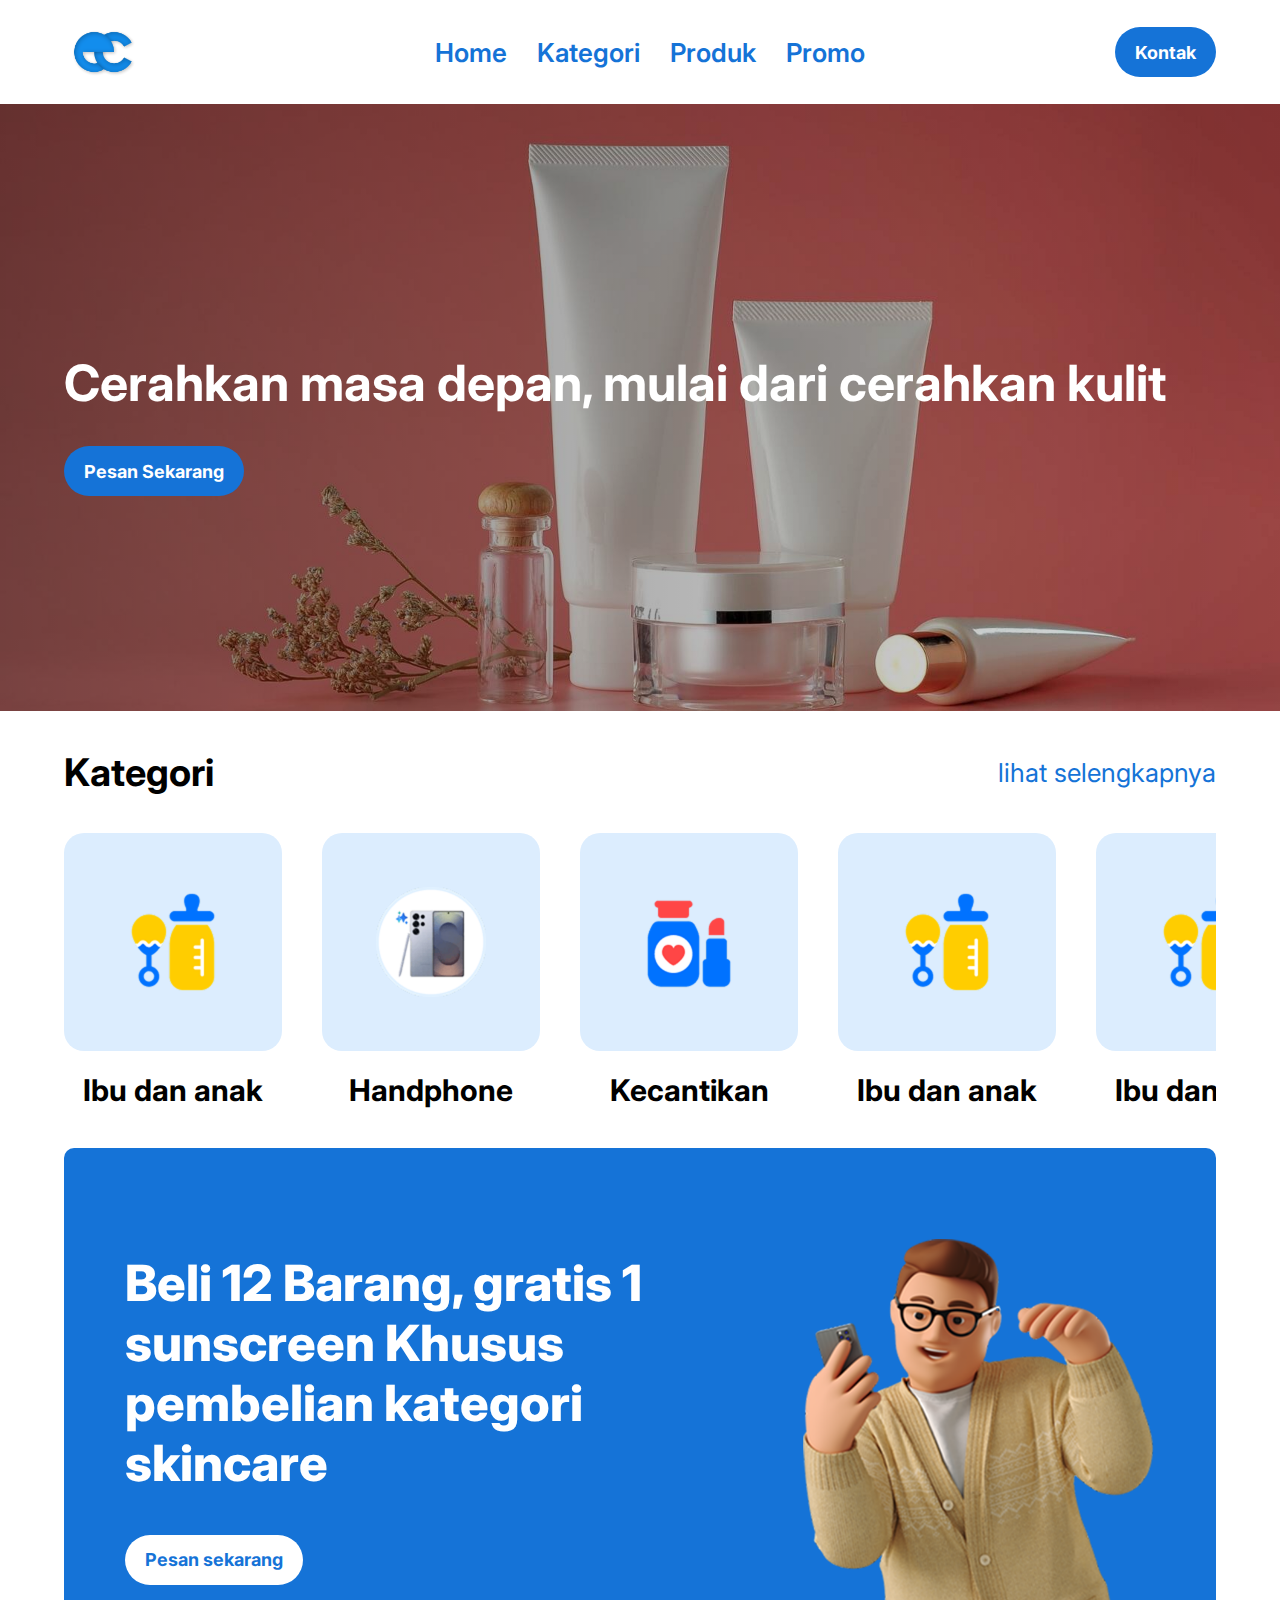
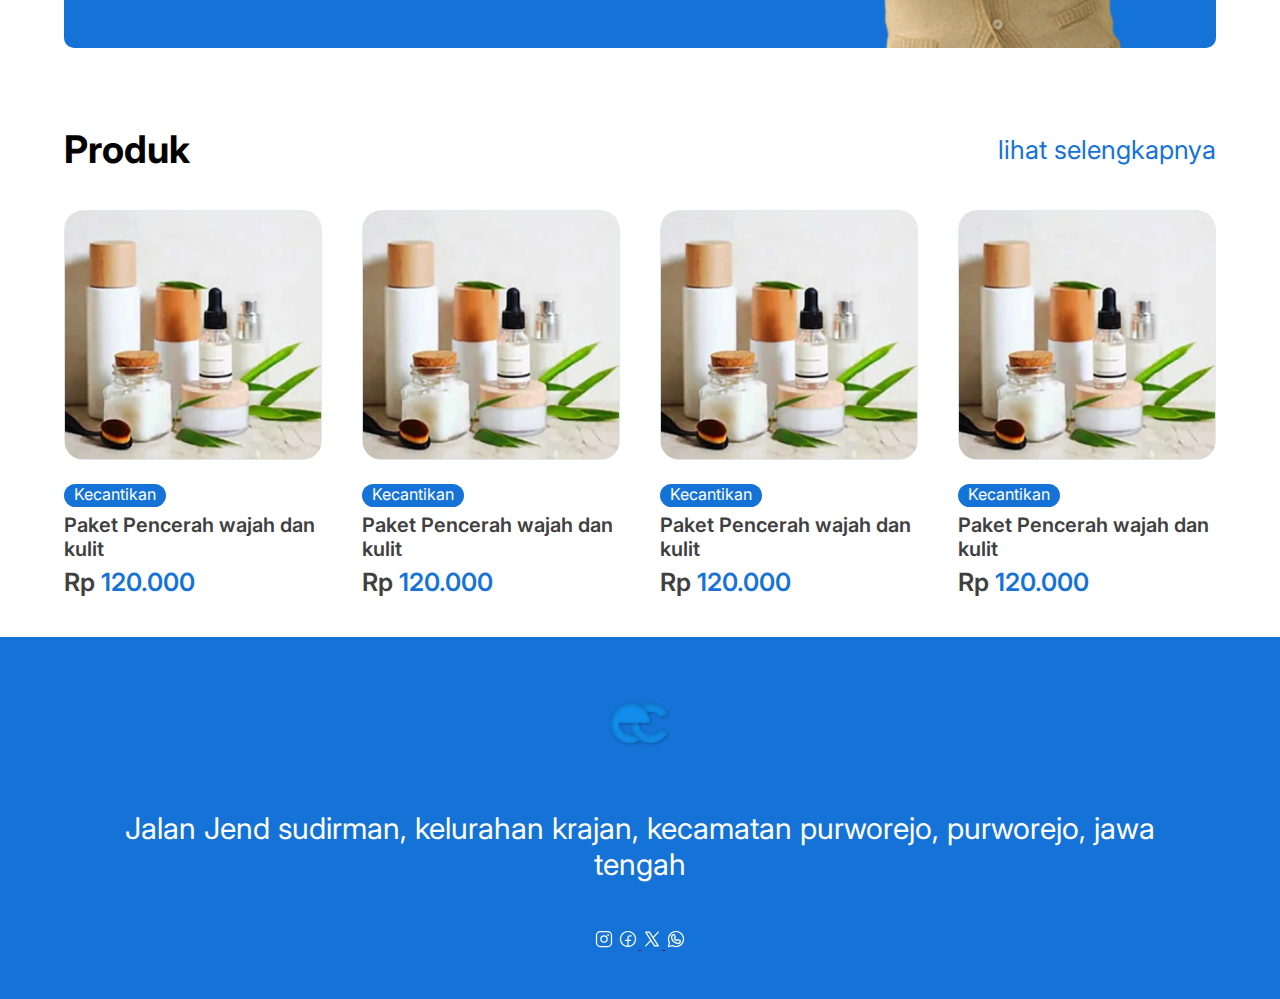
<file: index.html>
<!DOCTYPE html>
<html lang="en">

<head>
    <meta charset="UTF-8">
    <meta name="viewport" content="width=device-width, initial-scale=1.0">
    <link rel="preconnect" href="https://fonts.googleapis.com">
    <link rel="preconnect" href="https://fonts.gstatic.com" crossorigin>
    <link
        href="https://fonts.googleapis.com/css2?family=Dancing+Script:wght@400..700&family=Inter:ital,opsz,wght@0,14..32,100..900;1,14..32,100..900&display=swap"
        rel="stylesheet">
    <link rel="stylesheet" href="index.css">
    <link rel="stylesheet" href="responsive-sm.css">
    <link rel="stylesheet" href="responsive-md.css">
    <title>Home | My Etalase</title>
</head>

<body>
    <nav>
        <div class="container">
            <div class="content">
                <img src="./images/logo-eksplor-coding-3d-transparent.png" alt="logo">
                <ul>
                    <li>
                        <a href="index.html">Home</a>
                    </li>
                    <li>
                        <a href="#">Kategori</a>
                    </li>
                    <li>
                        <a href="detail-produk.html">Produk</a>
                    </li>
                    <li>
                        <a href="#">Promo</a>
                    </li>
                </ul>
                <button>
                    <a href="https://wa.me/6285727672415">
                        Kontak
                    </a>
                </button>
            </div>
        </div>
    </nav>

    <!-- Start Hero Section -->

    <section id="hero">
        <div class="bg">
            <div class="container">
                <div class="content">
                    <h1 class="title">Cerahkan masa depan, mulai dari cerahkan kulit</h1>
                    <button><a href="https://wa.me/6285727672415">Pesan Sekarang</a></button>
                </div>
            </div>
        </div>

    </section>

    <!-- End Hero Section -->


    <!-- Start Kategori Section -->

    <section id="kategori">
        <div class="container">
            <div class="konten">
                <div class="head">
                    <h3>Kategori</h3>
                    <a href="#">lihat selengkapnya</a>
                </div>
                <div class="cards-kategori">
                    <div class="card-kategori">
                        <div class="icon-kategori">
                            <img src="./images/kategori/icon-ibu-dan anak.png" alt="">
                        </div>
                        <h6>Ibu dan anak</h6>
                    </div>
                    <div class="card-kategori">
                        <div class="icon-kategori">
                            <img src="./images/kategori/icon-handphone.png" alt="">
                        </div>
                        <h6>Handphone</h6>
                    </div>
                    <div class="card-kategori">
                        <div class="icon-kategori">
                            <img src="./images/kategori/icon-kecantikan.png" alt="">
                        </div>
                        <h6>Kecantikan</h6>
                    </div>
                    <div class="card-kategori">
                        <div class="icon-kategori">
                            <img src="./images/kategori/icon-ibu-dan anak.png" alt="">
                        </div>
                        <h6>Ibu dan anak</h6>
                    </div>
                    <div class="card-kategori">
                        <div class="icon-kategori">
                            <img src="./images/kategori/icon-ibu-dan anak.png" alt="">
                        </div>
                        <h6>Ibu dan anak</h6>
                    </div>
                    <div class="card-kategori">
                        <div class="icon-kategori">
                            <img src="./images/kategori/icon-ibu-dan anak.png" alt="">
                        </div>
                        <h6>Ibu dan anak</h6>
                    </div>
                </div>
            </div>
        </div>
    </section>

    <!-- End Kategori Section -->


    <!-- Start Banner Section -->

    <section id="banner">
        <div class="container">
            <div class="content">
                <div class="title">
                    <h2>Beli 12 Barang, gratis 1 sunscreen Khusus pembelian kategori skincare</h2>
                    <button><a href="https://wa.me/6285727672415">Pesan sekarang</a></button>
                </div>
                <div class="illustrasion">
                    <img src="./images/icon-promo 1.png" alt="">
                </div>
            </div>
        </div>
    </section>

    <!-- End Banner Section -->

    <!-- Start product section -->
    <section id="produk">
        <div class="container">
            <div class="content">
                <div class="head">
                    <h3>Produk</h3>
                    <a href="#">lihat selengkapnya</a>
                </div>
                <div class="cards-produk">
                    <a href="detail-produk.html" class="card-produk">
                        <img src="./images/product.png" alt="">
                        <div class="info-produk">
                            <div class="kotak">
                                Kecantikan
                            </div>
                            <h6>
                                Paket Pencerah wajah dan kulit
                            </h6>
                            <h5>
                                Rp <span>120.000</span>
                            </h5>
                        </div>
                    </a>
                    <a href="detail-produk.html" class="card-produk">
                        <img src="./images/product.png" alt="">
                        <div class="info-produk">
                            <div class="kotak">
                                Kecantikan
                            </div>
                            <h6>
                                Paket Pencerah wajah dan kulit
                            </h6>
                            <h5>
                                Rp <span>120.000</span>
                            </h5>
                        </div>
                    </a>
                    <a href="detail-produk.html" class="card-produk">
                        <img src="./images/product.png" alt="">
                        <div class="info-produk">
                            <div class="kotak">
                                Kecantikan
                            </div>
                            <h6>
                                Paket Pencerah wajah dan kulit
                            </h6>
                            <h5>
                                Rp <span>120.000</span>
                            </h5>
                        </div>
                    </a>
                    <a href="detail-produk.html" class="card-produk">
                        <img src="./images/product.png" alt="">
                        <div class="info-produk">
                            <div class="kotak">
                                Kecantikan
                            </div>
                            <h6>
                                Paket Pencerah wajah dan kulit
                            </h6>
                            <h5>
                                Rp <span>120.000</span>
                            </h5>
                        </div>
                    </a>
                </div>
            </div>
        </div>
    </section>
    <footer>
        <div class="container">
            <div class="content">
                <img src="./images/logo-eksplor-coding-3d-transparent.png" alt="">
                <p class="address">Jalan Jend sudirman, kelurahan krajan, kecamatan purworejo, purworejo, jawa tengah
                </p>
                <div class="sosmed">
                    <!-- instagram -->
                    <a href=""><svg xmlns="http://www.w3.org/2000/svg" width="32" height="32" fill="#000000"
                            viewBox="0 0 256 256">
                            <path
                                d="M128,80a48,48,0,1,0,48,48A48.05,48.05,0,0,0,128,80Zm0,80a32,32,0,1,1,32-32A32,32,0,0,1,128,160ZM176,24H80A56.06,56.06,0,0,0,24,80v96a56.06,56.06,0,0,0,56,56h96a56.06,56.06,0,0,0,56-56V80A56.06,56.06,0,0,0,176,24Zm40,152a40,40,0,0,1-40,40H80a40,40,0,0,1-40-40V80A40,40,0,0,1,80,40h96a40,40,0,0,1,40,40ZM192,76a12,12,0,1,1-12-12A12,12,0,0,1,192,76Z">
                            </path>
                        </svg></a>
                    <a href="">
                        <svg xmlns="http://www.w3.org/2000/svg" width="32" height="32" fill="#000000"
                            viewBox="0 0 256 256">
                            <path
                                d="M128,24A104,104,0,1,0,232,128,104.11,104.11,0,0,0,128,24Zm8,191.63V152h24a8,8,0,0,0,0-16H136V112a16,16,0,0,1,16-16h16a8,8,0,0,0,0-16H152a32,32,0,0,0-32,32v24H96a8,8,0,0,0,0,16h24v63.63a88,88,0,1,1,16,0Z">
                            </path>
                        </svg>
                    </a>
                    <a href="">
                        <svg xmlns="http://www.w3.org/2000/svg" width="32" height="32" fill="#000000"
                            viewBox="0 0 256 256">
                            <path
                                d="M214.75,211.71l-62.6-98.38,61.77-67.95a8,8,0,0,0-11.84-10.76L143.24,99.34,102.75,35.71A8,8,0,0,0,96,32H48a8,8,0,0,0-6.75,12.3l62.6,98.37-61.77,68a8,8,0,1,0,11.84,10.76l58.84-64.72,40.49,63.63A8,8,0,0,0,160,224h48a8,8,0,0,0,6.75-12.29ZM164.39,208,62.57,48h29L193.43,208Z">
                            </path>
                        </svg>
                    </a>
                    <a href=""><svg xmlns="http://www.w3.org/2000/svg" width="32" height="32" fill="#000000"
                            viewBox="0 0 256 256">
                            <path
                                d="M187.58,144.84l-32-16a8,8,0,0,0-8,.5l-14.69,9.8a40.55,40.55,0,0,1-16-16l9.8-14.69a8,8,0,0,0,.5-8l-16-32A8,8,0,0,0,104,64a40,40,0,0,0-40,40,88.1,88.1,0,0,0,88,88,40,40,0,0,0,40-40A8,8,0,0,0,187.58,144.84ZM152,176a72.08,72.08,0,0,1-72-72A24,24,0,0,1,99.29,80.46l11.48,23L101,118a8,8,0,0,0-.73,7.51,56.47,56.47,0,0,0,30.15,30.15A8,8,0,0,0,138,155l14.61-9.74,23,11.48A24,24,0,0,1,152,176ZM128,24A104,104,0,0,0,36.18,176.88L24.83,210.93a16,16,0,0,0,20.24,20.24l34.05-11.35A104,104,0,1,0,128,24Zm0,192a87.87,87.87,0,0,1-44.06-11.81,8,8,0,0,0-6.54-.67L40,216,52.47,178.6a8,8,0,0,0-.66-6.54A88,88,0,1,1,128,216Z">
                            </path>
                        </svg>
                    </a>
                </div>
            </div>
        </div>
    </footer>
    <!-- Starr footer section -->

    <!-- End product section -->
</body>

</html>
</file>
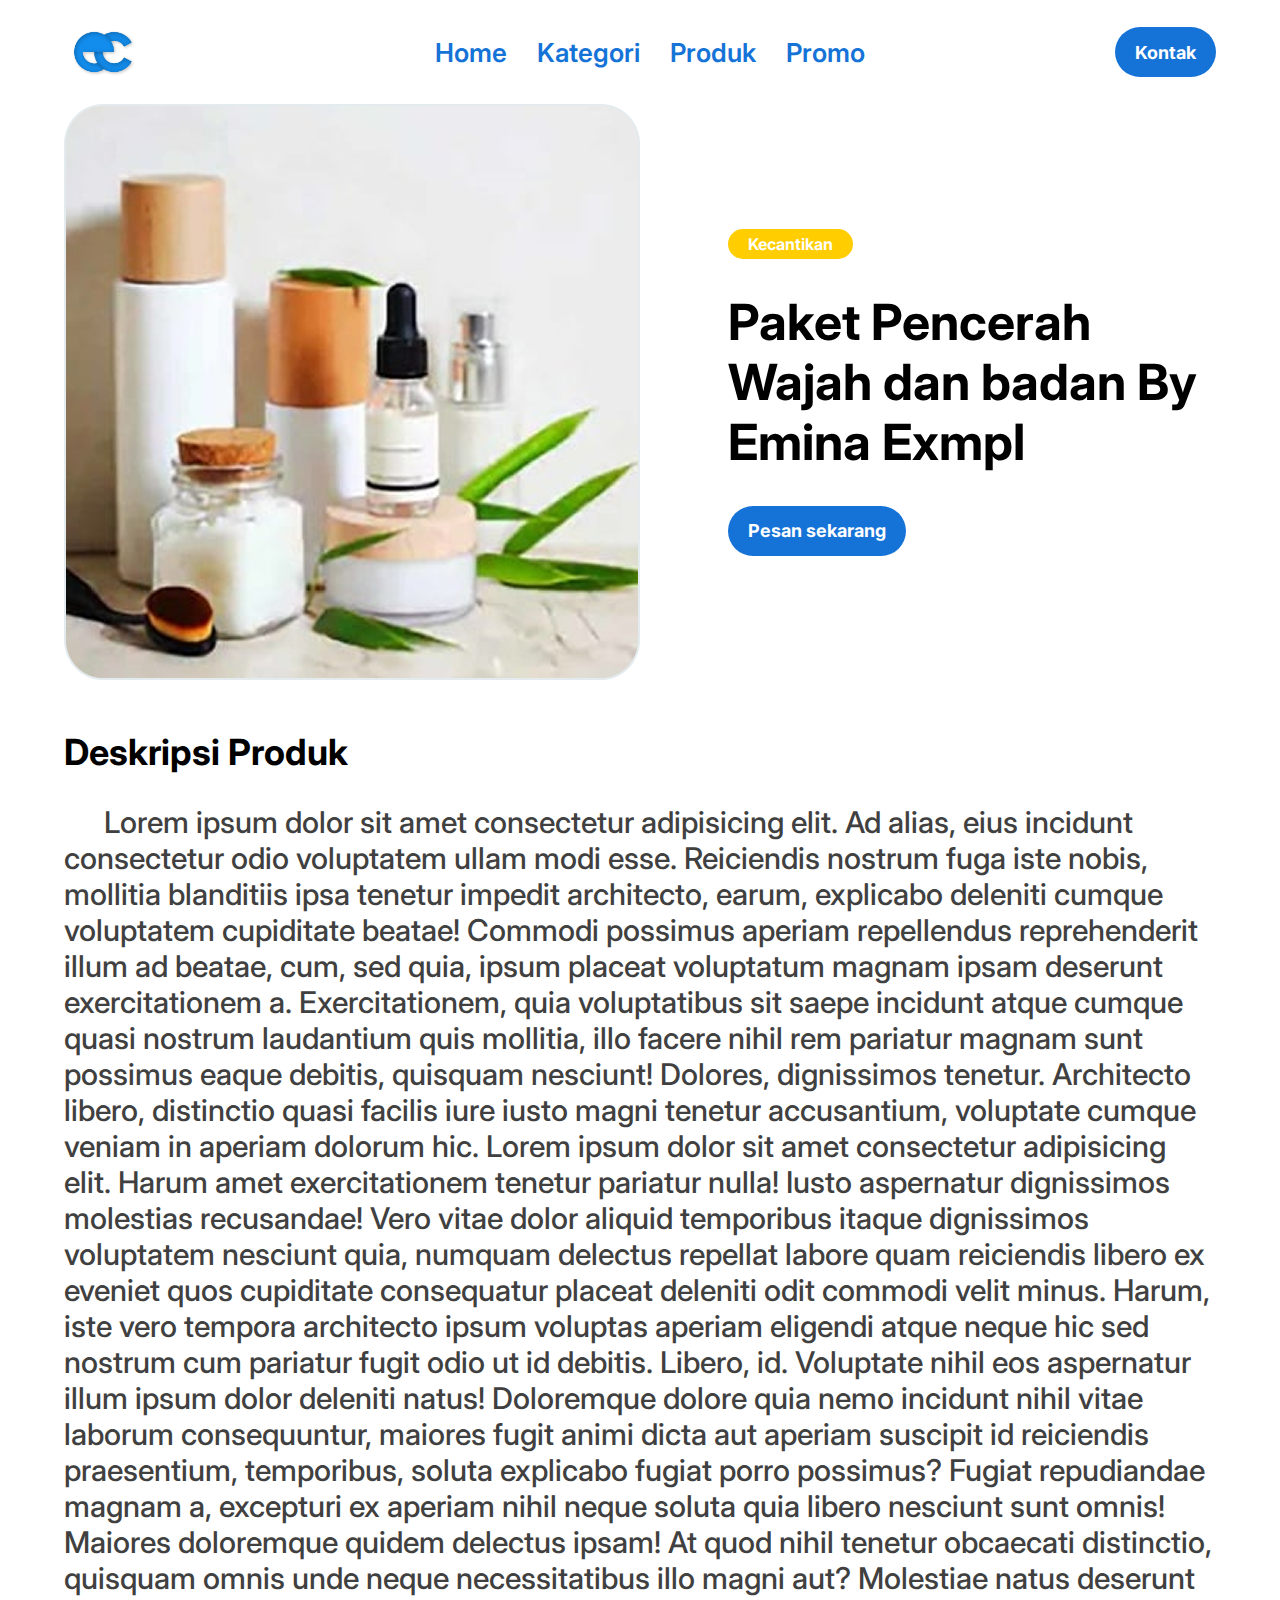
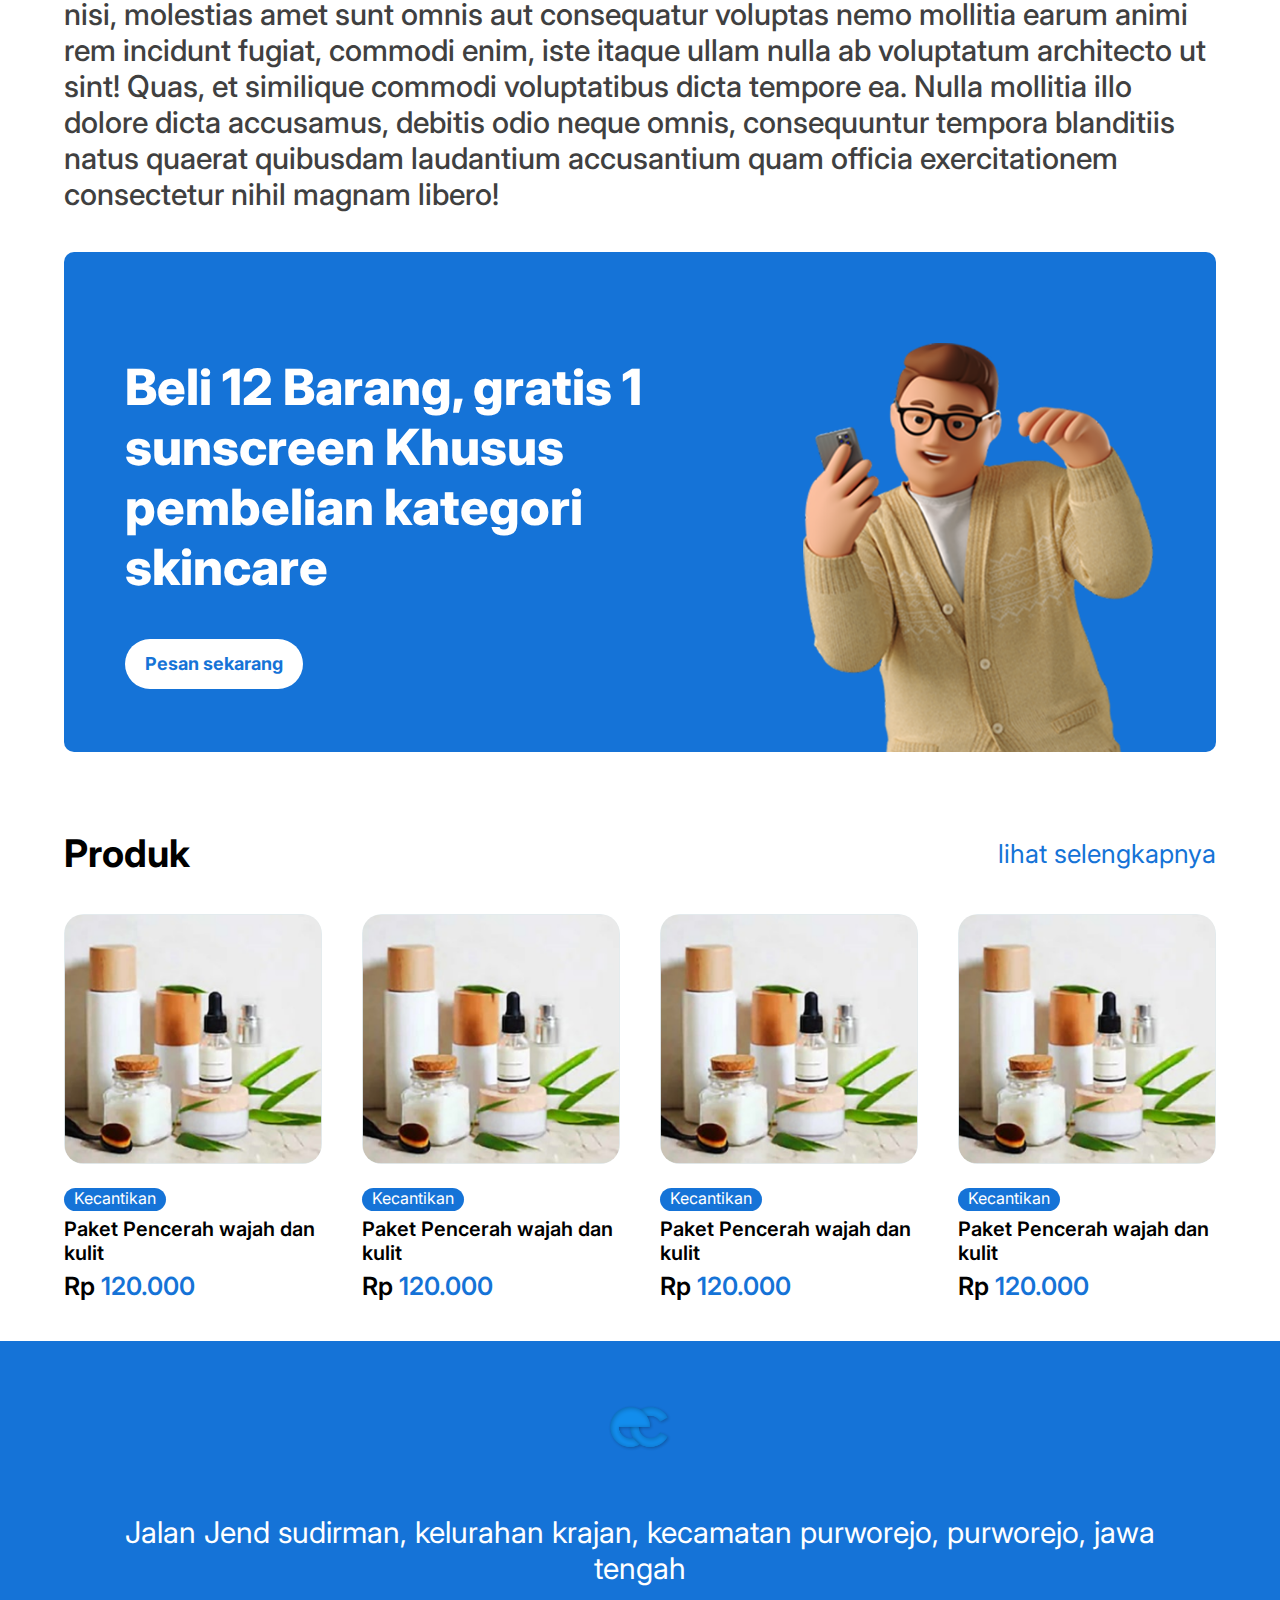
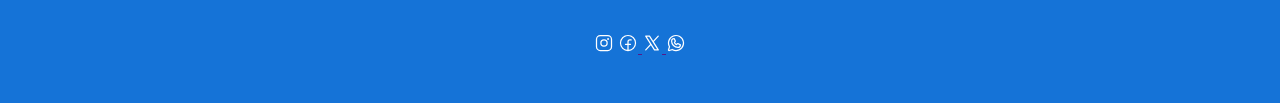
<file: detail-produk.html>
<!DOCTYPE html>
<html lang="en">

<head>
    <meta charset="UTF-8">
    <meta name="viewport" content="width=device-width, initial-scale=1.0">
    <link rel="preconnect" href="https://fonts.googleapis.com">
    <link rel="preconnect" href="https://fonts.gstatic.com" crossorigin>
    <link
        href="https://fonts.googleapis.com/css2?family=Dancing+Script:wght@400..700&family=Inter:ital,opsz,wght@0,14..32,100..900;1,14..32,100..900&display=swap"
        rel="stylesheet">
    <link rel="stylesheet" href="index.css">
    <link rel="stylesheet" href="responsive-sm.css">
    <link rel="stylesheet" href="responsive-md.css">
    <title>Detail | My Etalase</title>
</head>

<body>
    <nav>
        <div class="container">
            <div class="content">
                <img src="./images/logo-eksplor-coding-3d-transparent.png" alt="logo">
                <ul>
                    <li>
                        <a href="index.html">Home</a>
                    </li>
                    <li>
                        <a href="#">Kategori</a>
                    </li>
                    <li>
                        <a href="detail-produk.html">Produk</a>
                    </li>
                    <li>
                        <a href="#">Promo</a>
                    </li>
                </ul>
                <button>
                    Kontak
                </button>
            </div>
        </div>
    </nav>

    <!-- Start detail produk session -->

    <section id="detail-produk">
        <div class="container">
            <div class="content">
                <div class="head">
                    <img src="./images/product.png" alt="detail produk">
                    <div class="right">
                        <div class="kotak">Kecantikan</div>
                        <h1>Paket Pencerah Wajah dan badan By Emina Exmpl</h1>
                        <button><a href="https://wa.me/6285727672415?text=Halo kak, saya ingin membeli produk ini">Pesan
                                sekarang</a></button>
                    </div>
                </div>
                <div class="desc">
                    <h3>Deskripsi Produk</h3>
                    <p>Lorem ipsum dolor sit amet consectetur adipisicing elit. Ad alias, eius incidunt consectetur odio
                        voluptatem ullam modi esse. Reiciendis nostrum fuga iste nobis, mollitia blanditiis ipsa tenetur
                        impedit architecto, earum, explicabo deleniti cumque voluptatem cupiditate beatae! Commodi
                        possimus aperiam repellendus reprehenderit illum ad beatae, cum, sed quia, ipsum placeat
                        voluptatum magnam ipsam deserunt exercitationem a. Exercitationem, quia voluptatibus sit saepe
                        incidunt atque cumque quasi nostrum laudantium quis mollitia, illo facere nihil rem pariatur
                        magnam sunt possimus eaque debitis, quisquam nesciunt! Dolores, dignissimos tenetur. Architecto
                        libero, distinctio quasi facilis iure iusto magni tenetur accusantium, voluptate cumque veniam
                        in aperiam dolorum hic. Lorem ipsum dolor sit amet consectetur adipisicing elit. Harum amet
                        exercitationem tenetur pariatur nulla! Iusto aspernatur dignissimos molestias recusandae! Vero
                        vitae dolor aliquid temporibus itaque dignissimos voluptatem nesciunt quia, numquam delectus
                        repellat labore quam reiciendis libero ex eveniet quos cupiditate consequatur placeat deleniti
                        odit commodi velit minus. Harum, iste vero tempora architecto ipsum voluptas aperiam eligendi
                        atque neque hic sed nostrum cum pariatur fugit odio ut id debitis. Libero, id. Voluptate nihil
                        eos aspernatur illum ipsum dolor deleniti natus! Doloremque dolore quia nemo incidunt nihil
                        vitae laborum consequuntur, maiores fugit animi dicta aut aperiam suscipit id reiciendis
                        praesentium, temporibus, soluta explicabo fugiat porro possimus? Fugiat repudiandae magnam a,
                        excepturi ex aperiam nihil neque soluta quia libero nesciunt sunt omnis! Maiores doloremque
                        quidem delectus ipsam! At quod nihil tenetur obcaecati distinctio, quisquam omnis unde neque
                        necessitatibus illo magni aut? Molestiae natus deserunt nisi, molestias amet sunt omnis aut
                        consequatur voluptas nemo mollitia earum animi rem incidunt fugiat, commodi enim, iste itaque
                        ullam nulla ab voluptatum architecto ut sint! Quas, et similique commodi voluptatibus dicta
                        tempore ea. Nulla mollitia illo dolore dicta accusamus, debitis odio neque omnis, consequuntur
                        tempora blanditiis natus quaerat quibusdam laudantium accusantium quam officia exercitationem
                        consectetur nihil magnam libero!</p>
                </div>
            </div>
        </div>


    </section>

    <!-- End detail produk session -->

    <!-- Start Banner Section -->

    <section id="banner">
        <div class="container">
            <div class="content">
                <div class="title">
                    <h2>Beli 12 Barang, gratis 1 sunscreen Khusus pembelian kategori skincare</h2>
                    <button>Pesan sekarang</button>
                </div>
                <div class="illustrasion">
                    <img src="./images/icon-promo 1.png" alt="">
                </div>
            </div>
        </div>
    </section>

    <!-- End Banner Section -->

    <!-- Start product section -->
    <section id="produk">
        <div class="container">
            <div class="content">
                <div class="head">
                    <h3>Produk</h3>
                    <a href="#">lihat selengkapnya</a>
                </div>
                <div class="cards-produk">
                    <div class="card-produk">
                        <img src="./images/product.png" alt="">
                        <div class="info-produk">
                            <div class="kotak">
                                Kecantikan
                            </div>
                            <h6>
                                Paket Pencerah wajah dan kulit
                            </h6>
                            <h5>
                                Rp <span>120.000</span>
                            </h5>
                        </div>
                    </div>
                    <div class="card-produk">
                        <img src="./images/product.png" alt="">
                        <div class="info-produk">
                            <div class="kotak">
                                Kecantikan
                            </div>
                            <h6>
                                Paket Pencerah wajah dan kulit
                            </h6>
                            <h5>
                                Rp <span>120.000</span>
                            </h5>
                        </div>
                    </div>
                    <div class="card-produk">
                        <img src="./images/product.png" alt="">
                        <div class="info-produk">
                            <div class="kotak">
                                Kecantikan
                            </div>
                            <h6>
                                Paket Pencerah wajah dan kulit
                            </h6>
                            <h5>
                                Rp <span>120.000</span>
                            </h5>
                        </div>
                    </div>
                    <div class="card-produk">
                        <img src="./images/product.png" alt="">
                        <div class="info-produk">
                            <div class="kotak">
                                Kecantikan
                            </div>
                            <h6>
                                Paket Pencerah wajah dan kulit
                            </h6>
                            <h5>
                                Rp <span>120.000</span>
                            </h5>
                        </div>
                    </div>
                </div>
            </div>
        </div>
    </section>


    <footer>
        <div class="container">
            <div class="content">
                <img src="./images/logo-eksplor-coding-3d-transparent.png" alt="">
                <p class="address">Jalan Jend sudirman, kelurahan krajan, kecamatan purworejo, purworejo, jawa tengah
                </p>
                <div class="sosmed">
                    <!-- instagram -->
                    <a href=""><svg xmlns="http://www.w3.org/2000/svg" width="32" height="32" fill="#000000"
                            viewBox="0 0 256 256">
                            <path
                                d="M128,80a48,48,0,1,0,48,48A48.05,48.05,0,0,0,128,80Zm0,80a32,32,0,1,1,32-32A32,32,0,0,1,128,160ZM176,24H80A56.06,56.06,0,0,0,24,80v96a56.06,56.06,0,0,0,56,56h96a56.06,56.06,0,0,0,56-56V80A56.06,56.06,0,0,0,176,24Zm40,152a40,40,0,0,1-40,40H80a40,40,0,0,1-40-40V80A40,40,0,0,1,80,40h96a40,40,0,0,1,40,40ZM192,76a12,12,0,1,1-12-12A12,12,0,0,1,192,76Z">
                            </path>
                        </svg></a>
                    <a href="">
                        <svg xmlns="http://www.w3.org/2000/svg" width="32" height="32" fill="#000000"
                            viewBox="0 0 256 256">
                            <path
                                d="M128,24A104,104,0,1,0,232,128,104.11,104.11,0,0,0,128,24Zm8,191.63V152h24a8,8,0,0,0,0-16H136V112a16,16,0,0,1,16-16h16a8,8,0,0,0,0-16H152a32,32,0,0,0-32,32v24H96a8,8,0,0,0,0,16h24v63.63a88,88,0,1,1,16,0Z">
                            </path>
                        </svg>
                    </a>
                    <a href="">
                        <svg xmlns="http://www.w3.org/2000/svg" width="32" height="32" fill="#000000"
                            viewBox="0 0 256 256">
                            <path
                                d="M214.75,211.71l-62.6-98.38,61.77-67.95a8,8,0,0,0-11.84-10.76L143.24,99.34,102.75,35.71A8,8,0,0,0,96,32H48a8,8,0,0,0-6.75,12.3l62.6,98.37-61.77,68a8,8,0,1,0,11.84,10.76l58.84-64.72,40.49,63.63A8,8,0,0,0,160,224h48a8,8,0,0,0,6.75-12.29ZM164.39,208,62.57,48h29L193.43,208Z">
                            </path>
                        </svg>
                    </a>
                    <a href=""><svg xmlns="http://www.w3.org/2000/svg" width="32" height="32" fill="#000000"
                            viewBox="0 0 256 256">
                            <path
                                d="M187.58,144.84l-32-16a8,8,0,0,0-8,.5l-14.69,9.8a40.55,40.55,0,0,1-16-16l9.8-14.69a8,8,0,0,0,.5-8l-16-32A8,8,0,0,0,104,64a40,40,0,0,0-40,40,88.1,88.1,0,0,0,88,88,40,40,0,0,0,40-40A8,8,0,0,0,187.58,144.84ZM152,176a72.08,72.08,0,0,1-72-72A24,24,0,0,1,99.29,80.46l11.48,23L101,118a8,8,0,0,0-.73,7.51,56.47,56.47,0,0,0,30.15,30.15A8,8,0,0,0,138,155l14.61-9.74,23,11.48A24,24,0,0,1,152,176ZM128,24A104,104,0,0,0,36.18,176.88L24.83,210.93a16,16,0,0,0,20.24,20.24l34.05-11.35A104,104,0,1,0,128,24Zm0,192a87.87,87.87,0,0,1-44.06-11.81,8,8,0,0,0-6.54-.67L40,216,52.47,178.6a8,8,0,0,0-.66-6.54A88,88,0,1,1,128,216Z">
                            </path>
                        </svg>
                    </a>
                </div>
            </div>
        </div>
    </footer>
    <!-- Starr footer section -->

    <!-- End product section -->
</body>

</html>
</file>
<file: index.css>
body {
    margin: 0;
}

* {
    font-family: Inter;
}

nav .container .content img , footer img{
    width: 80px;
}

nav {
    /* background-color: #1573D7; */
}

.container {
    width: 90%;
    max-width: 1200px;
    margin: 0 auto;
    /* display: flex;  
    justify-content: space-between;
    align-items: center;
    padding: 0 120px; */
}

nav .container .content {
    display: flex;
    align-items: center;
    padding: 12px 0;
    justify-content: space-between;
}

button {
    border-radius: 28px;
    height: 50px;
    width: fit-content;
    padding: 0px 20px;
    background-color: #1573D7;
    border: none;
    color: white;
    font-weight: bold;
    font-size: 18px;
    cursor: pointer;
}

button  a{
    color: white;
    text-decoration: none;
}
ul {
    display: flex;
    gap: 30px;
}

ul li {
    list-style: none;
}

ul li a {
    text-decoration: none;
    color: #1573D7;
    font-size: 26px;
    font-weight: 600;
}

#hero {
    width: 100%;
    height: 607px;
    background-image: url('/images/hero.png');
    background-repeat: no-repeat;
    background-size: cover;

}

#hero .bg {
    background: linear-gradient(to right, rgba(0, 0, 0, 0.5), rgba(0, 0, 0, 0.1));
    height: 100%;
}

#hero .container {

    height: 100%;
    display: flex;
    align-items: center;
}

#hero .content {
    display: flex;
    flex-direction: column;
}

.title {
    font-size: 50px;
    font-weight: 700;
    color: white;
}

#kategori .container .konten {
    display: flex;
    flex-direction: column;
    width: 100%;
}

#kategori .container .konten .head {
    width: 100%;
    display: flex;
    justify-content: space-between;
    align-items: center;
}

#kategori .container .konten .head h3 {
    font-size: 38px;
}

#kategori .container .konten .head a {
    font-size: 26px;
    text-decoration: none;
    font-weight: 400;
    color: #1573D7;
}

#kategori .container .konten .cards-kategori {
    display: flex;
    flex-direction: row;
    overflow-x: scroll;
    gap: 40px;
}

#kategori .container .konten .cards-kategori .card-kategori {
    display: flex;
    flex-direction: column;
    width: fit-content;
    gap: 21px;

}

#kategori .container .konten .cards-kategori .card-kategori .icon-kategori {
    width: 218px;
    height: 218px;
    background-color: #DCEDFE;
    border-radius: 20px;
    display: flex;
}

#kategori .container .konten .cards-kategori .card-kategori .icon-kategori img {
    width: 110px;
    margin: auto;
}

.card-kategori h6 {
    margin: 0 auto;
    font-size: 30px;
}

#banner {
    margin: 40px 0;
}

#banner .container .content {
    background-color: #1573D7;
    border-radius: 10px;
    display: flex;
    justify-content: space-between;
    /* flex-direction: row; */
    /* align-items: end; */
    height: 100%;
}


#banner .container .content .title {
    display: flex;
    flex-direction: column;
    justify-content: center;
    align-items: start;
    padding: 61px;
}

#banner .container .content .title h2 {
    font-size: 50px;
    font-weight: 800;
}

#banner .container .content .title button {
    background-color: white;
    color: #1573D7;
}

#banner .container .content .title button  a{
    background-color: white;
    color: #1573D7;
}


#banner .container .content .illustrasion {
    width: 100%;
    height: 500px;
    display: flex;
    justify-content: center;
    align-items: end;
}


#banner .container .content .illustrasion img {
    width: 100%;
}

#produk {
    height: fit-content;

    /* margin: 40px 0px; */
}

#produk .container .content .head {
    display: flex;
    justify-content: space-between;
    align-items: center;
}

#produk .container .content .head h3 {
    font-size: 38px;
}

#produk .container .content .head a {
    font-size: 26px;
    text-decoration: none;
    font-weight: 400;
    color: #1573D7;
}

#produk .container .content .info-produk .kotak {
    height: 23px;
    border-radius: 20px;
    background-color: #1573D7;
    width: fit-content;
    padding: 0 10px;
    color: white;
}

.text-bold{
    /*  */
}
#produk .container .content .info-produk h6 {
    font-size: 20px;
    font-weight: 600;
    margin: 0;
}

#produk .container .content a{
    text-decoration: none;
    color: #404040;
}

#produk .container .content .info-produk h5 {
    font-size: 25px;
    font-weight: 600;
    margin: 0;
}

#produk .container .content .info-produk h5 span {
    font-size: 25px;
    font-weight: 600;
    color: #1573D7;
}

#produk .container .content img {
    width: 100%;
    height: auto;
    border-radius: 20px;
    margin-bottom: 20px;
}

.cards-produk {
    display: grid;
    width: 100%;
    height: auto;
    grid-template-columns: repeat(4, 1fr);
    gap: 40px;
}

#produk .container .content .info-produk {
    display: flex;
    flex-direction: column;
    gap: 6px;
}

.card-produk {
    width: 100%;
    height: 100%;
}


footer{
    background-color: #1573D7;
}

.address{
    color: #fff;
    text-align: center;
    font-size: 30px;
}
footer .container .content .sosmed a svg{
    width: 20px;
    height: 20px;
    fill: white;
}

footer .container .content {
    display: flex;
    gap: 17px;
    justify-content: center;
    align-items: center;
    flex-direction: column;
    padding: 46px;
    margin-top: 40px;
}

#detail-produk .container .content .head{
    display: flex;
    align-items: center;
    gap: 88px;
}


#detail-produk .container .content .head img{
    width: 50%;
    height: 50%;
    aspect-ratio: 3/3;
}

#detail-produk .container .content .right .kotak{
    width: fit-content;
    padding: 0 20px;
    display: flex;
    align-items: center;
    height: 30px;
    font-weight: bold;
    border-radius: 20px;
    background-color: #FFCD00;
    color: white;
}


.desc{
    margin-top: 50px;
}

#detail-produk .container .content .head h1{
    font-size: 50px;
    font-weight: bold;
}

#detail-produk .container .content .desc h3{
    font-size: 36px;
    font-weight: bold;
    margin: 0;
}
#detail-produk .container .content .desc p{
    font-size: 30px;
    font-weight: 500;
    color: #404040;
    text-indent: 40px;
}
</file>
<file: responsive-sm.css>
@media(max-width: 500px) {
    nav .container .content ul {
        display: none;
    }

    button {
        border-radius: 28px !important;
        height: 40px !important;
        width: fit-content !important;
        padding: 0px 20px !important;
        background-color: #1573D7 !important;
        border: none !important;
        color: white !important;
        font-weight: bold !important;
        font-size: 14px !important;
        cursor: pointer !important;
    }

    nav .container .content img {
        width: 70px !important;
    }

    .title {
        font-size: 40px !important;
        font-weight: 700 !important;
        color: white !important;
    }


    #kategori .container .konten .head h3, #produk .container .konten .head h3 {
        font-size: 22px !important;
    }

    #kategori .container .konten .head a, #produk .container .konten .head a {
        font-size: 18px !important;
        text-decoration: none !important;
        font-weight: 400 !important;
        color: #1573D7 !important;
    }


    #kategori .container .konten .cards-kategori .card-kategori {
        display: flex !important;
        flex-direction: column !important;
        width: fit-content !important;
        gap: 10px !important;

    }

    #kategori .container .konten .cards-kategori .card-kategori .icon-kategori {
        width: 150px !important;
        height: 150px !important;
        background-color: #DCEDFE !important;
        border-radius: 20px !important;
        display: flex !important;
    }

    #kategori .container .konten .cards-kategori .card-kategori .icon-kategori img {
        width: 80px !important;
        margin: auto !important;
    }

    .card-kategori h6 {
        margin: 0 auto !important;
        font-size: 20px !important;
    }

    #banner .container .content .title{
        display: flex !important;
        flex-direction: column !important;
        justify-content: center !important;
        align-items: start !important;
        padding: 30px !important;
    }
    
    #banner .container .content .title h2{
        font-size: 35px !important;
        font-weight: 800 !important;
    }
    
    #banner .container .content .title button{
        background-color: white !important;
        color: #1573D7 !important;
    }
    
    
    #banner .container .content .illustrasion {
        width: 100% !important; 
        height: 500px !important;
        display: none !important;
        justify-content: center !important;
        align-items: end !important;
    }
    
    
    #banner .container .content .illustrasion img{
        width: 100% !important;
    }

    #produk .container .content .head h3{
        font-size: 22px;
    }
    
    #produk .container .content .head a{
        font-size: 18px;
        text-decoration: none;
        font-weight: 400;
        color: #1573D7;
    }

    .cards-produk {
        grid-template-columns: repeat(2, 1fr)!important;
        gap: 20px!important;
    }


    .address{
        color: #fff !important;
        text-align: center !important;
        font-size: 18px !important;
    }

    #detail-produk .container .content .head h1{
        font-size: 25px !important;
        font-weight: bold !important;
    }

    #detail-produk .container .content .head{
        flex-direction: column !important;
    }

    #detail-produk .container .content .head img{
        width: 100%;
        height: 100%;
        aspect-ratio: 3/3;
    }

    #detail-produk .container .content .head{
        gap: 20px !important;
    }

    #detail-produk .container .content .desc h3{
        font-size: 26px !important;
        font-weight: bold !important;
    }
    #detail-produk .container .content .desc p{
        font-size: 20px !important;
        font-weight: 500 !important;
    }

    .desc{
        margin-top: 30px;
    }
}
</file>
<file: responsive-md.css>
@media( max-width: 800px){
    
    button {
        border-radius: 28px;
        height: 40px;
        width: fit-content;
        padding: 0px 15px;
        background-color: #1573D7;
        border: none;
        color: white;
        font-weight: bold;
        font-size: 16px;
        cursor: pointer;
    }
    
    nav .container .content ul{
        display: none;
    }
    
    #banner .container .content .illustrasion {
        width: 100% !important; 
        height: 500px !important;
        display: none !important;
        justify-content: center !important;
        align-items: end !important;
    }
    .cards-produk {
        grid-template-columns: repeat(3, 1fr);
        gap: 20px!important;
    }

  .address{
        color: #fff !important;
        text-align: center !important;
        font-size: 22px !important;
    }

    #detail-produk .container .content .head h1{
        font-size: 30px;
        font-weight: bold;
    }

    #detail-produk .container .content .desc h3{
        font-size: 24px !important;
        font-weight: bold !important;
    }
    #detail-produk .container .content .desc p{
        font-size: 22px !important;
        font-weight: 500 !important;
    }


}
</file>
